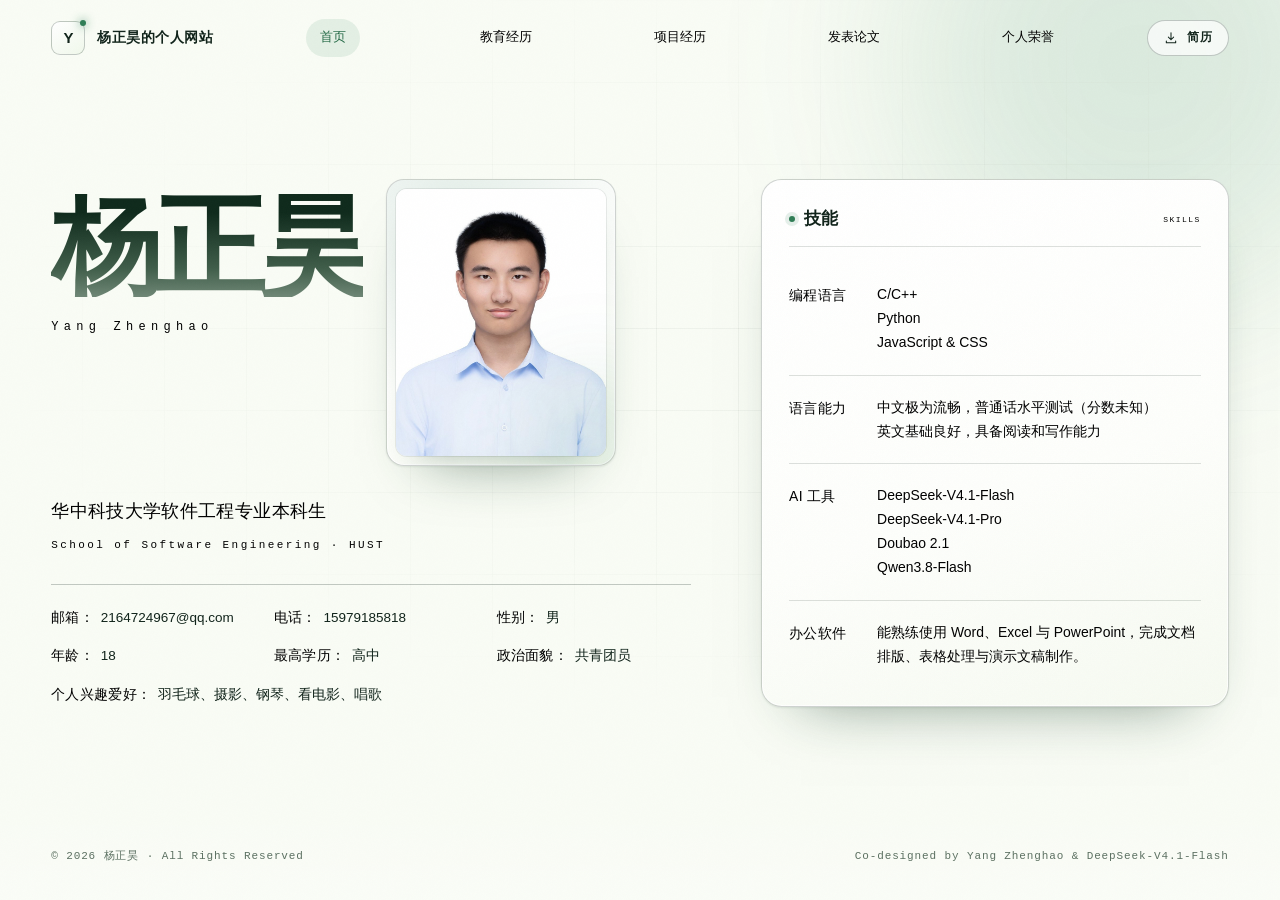
<file: index.html>
<!DOCTYPE html>
<html lang="zh-CN">
<head>
  <meta charset="UTF-8">
  <meta name="viewport" content="width=device-width, initial-scale=1.0">
  <meta name="theme-color" content="#f9fcf5">
  <meta name="color-scheme" content="light">
  <title>杨正昊个人网站</title>
  <meta name="author" content="杨正昊">
  <meta property="og:type" content="website">
  <meta property="og:title" content="杨正昊个人网站">
  <meta property="og:image" content="assets/og-cover.png">
  <meta property="og:locale" content="zh_CN">
  <meta name="twitter:card" content="summary_large_image">
  <link rel="icon" href="assets/favicon.svg" type="image/svg+xml">
  <link rel="apple-touch-icon" href="assets/apple-touch-icon.png">
  <link rel="manifest" href="site.webmanifest">
  <link rel="stylesheet" href="assets/css/style.css">
  <script type="application/ld+json">
    {
      "@context": "https://schema.org",
      "@type": "Person",
      "name": "杨正昊",
      "alternateName": "Yang Zhenghao",
      "email": "mailto:2164724967@qq.com",
      "telephone": "+86-15979185818",
      "affiliation": {
        "@type": "CollegeOrUniversity",
        "name": "华中科技大学"
      },
      "alumniOf": {
        "@type": "HighSchool",
        "name": "江西师范大学附属中学"
      },
      "knowsAbout": ["C", "C++", "算法", "软件工程"],
      "nationality": "CN"
    }
  </script>
  <script>document.documentElement.classList.add('js');</script>
</head>
<body>
  <a class="skip-link" href="#main">跳到主要内容</a>

  <header class="site-header" id="siteHeader">
    <div class="container header-inner">
      <a class="logo" href="index.html" aria-label="杨正昊的个人网站 · 返回首页">
        <span class="logo-mark" aria-hidden="true">Y</span>
        <span class="logo-text">
          <span class="logo-name">杨正昊的个人网站</span>
        </span>
      </a>

      <nav class="nav" aria-label="主导航">
        <a href="index.html" class="active" aria-current="page">首页</a>
        <a href="education.html">教育经历</a>
        <a href="work.html">项目经历</a>
        <a href="publications.html">发表论文</a>
        <a href="honors.html">个人荣誉</a>
      </nav>

      <div class="header-actions">
        <a class="btn btn--ghost btn--sm" href="assets/resume.pdf" download>
          <svg viewBox="0 0 24 24" fill="none" stroke="currentColor" stroke-width="1.8" aria-hidden="true"><path d="M12 3v12m0 0 4.5-4.5M12 15l-4.5-4.5M4 17v3h16v-3" stroke-linecap="round" stroke-linejoin="round"/></svg>
          简历
        </a>
        <button class="menu-toggle" id="menuToggle" aria-label="打开菜单" aria-expanded="false" aria-controls="mobileMenu">
          <span></span><span></span>
        </button>
      </div>
    </div>
  </header>

  <div class="mobile-menu" id="mobileMenu" aria-hidden="true">
    <nav class="mobile-nav" aria-label="移动端导航">
      <a href="index.html" class="active" aria-current="page"><span>01</span>首页</a>
      <a href="education.html"><span>02</span>教育经历</a>
      <a href="work.html"><span>03</span>项目经历</a>
      <a href="publications.html"><span>04</span>发表论文</a>
      <a href="honors.html"><span>05</span>个人荣誉</a>
    </nav>
    <a class="btn btn--primary mobile-download" href="assets/resume.pdf" download>
      <svg viewBox="0 0 24 24" fill="none" stroke="currentColor" stroke-width="1.8" aria-hidden="true"><path d="M12 3v12m0 0 4.5-4.5M12 15l-4.5-4.5M4 17v3h16v-3" stroke-linecap="round" stroke-linejoin="round"/></svg>
      下载简历
    </a>
  </div>

  <main id="main">
    <!-- HERO -->
    <section class="hero" id="top">
      <div class="hero-grid-bg" aria-hidden="true"></div>
      <div class="orb orb-1" aria-hidden="true"></div>

      <div class="container hero-grid">
        <div class="hero-copy">
          <div class="hero-identity">
            <div class="hero-identity-copy hero-anim" style="--d:.05s">
              <h1 class="hero-title">杨正昊</h1>
              <p class="hero-latin">Yang Zhenghao</p>
            </div>

            <div class="hero-portrait hero-anim" style="--d:.16s">
              <div class="profile-card">
                <figure class="profile-photo">
                  <img
                    src="assets/portrait.jpg"
                    alt="杨正昊的个人照片"
                    width="1200"
                    height="1007"
                  >
                </figure>
              </div>
            </div>
          </div>

          <div class="hero-degree hero-anim" style="--d:.24s">
            <p class="hero-degree-cn">华中科技大学软件工程专业本科生</p>
            <p class="hero-degree-en">School of Software Engineering · HUST</p>
          </div>

          <dl class="hero-meta hero-anim" style="--d:.32s" aria-label="基本信息">
            <div class="hero-meta-row">
              <div class="hero-meta-item">
                <dt>邮箱</dt>
                <dd><a href="mailto:2164724967@qq.com">2164724967@qq.com</a></dd>
              </div>
              <div class="hero-meta-item">
                <dt>电话</dt>
                <dd><a href="tel:15979185818">15979185818</a></dd>
              </div>
              <div class="hero-meta-item hero-meta-item--end">
                <dt>性别</dt>
                <dd>男</dd>
              </div>
            </div>

            <div class="hero-meta-row">
              <div class="hero-meta-item">
                <dt>年龄</dt>
                <dd>18</dd>
              </div>
              <div class="hero-meta-item">
                <dt>最高学历</dt>
                <dd>高中</dd>
              </div>
              <div class="hero-meta-item">
                <dt>政治面貌</dt>
                <dd>共青团员</dd>
              </div>
            </div>

            <div class="hero-meta-row">
              <div class="hero-meta-item hero-meta-item--wide">
                <dt>个人兴趣爱好</dt>
                <dd>羽毛球、摄影、钢琴、看电影、唱歌</dd>
              </div>
            </div>
          </dl>
        </div>

        <aside class="hero-skills hero-anim" style="--d:.3s" aria-labelledby="heroSkillsTitle">
          <div class="hero-skills-head">
            <h2 class="hero-skills-title" id="heroSkillsTitle">技能</h2>
            <span class="hero-skills-en" aria-hidden="true">Skills</span>
          </div>

          <dl class="hero-skills-list">
            <div class="hero-skill">
              <dt>编程语言</dt>
              <dd>
                <p class="hero-skill-desc">C/C++<br>Python<br>JavaScript &amp; CSS</p>
              </dd>
            </div>
            <div class="hero-skill">
              <dt>语言能力</dt>
              <dd>
                <p class="hero-skill-desc">中文极为流畅，普通话水平测试（分数未知）<br>英文基础良好，具备<span class="nowrap">阅读和写作能力</span></p>
              </dd>
            </div>
            <div class="hero-skill">
              <dt>AI 工具</dt>
              <dd>
                <p class="hero-skill-desc">DeepSeek-V4.1-Flash<br>DeepSeek-V4.1-Pro<br>Doubao 2.1<br>Qwen3.8-Flash</p>
              </dd>
            </div>
            <div class="hero-skill">
              <dt>办公软件</dt>
              <dd>
                <p class="hero-skill-desc">能熟练使用 Word、Excel 与 PowerPoint，完成文档排版、<span class="nowrap">表格处理</span>与<span class="nowrap">演示文稿</span>制作。</p>
              </dd>
            </div>
          </dl>
        </aside>
      </div>
    </section>
  </main>

  <footer class="site-footer">
    <div class="container footer-inner">
      <span>© <span id="year">2026</span> 杨正昊 · All Rights Reserved</span>
      <p class="footer-credit">Co-designed by Yang Zhenghao &amp; DeepSeek-V4.1-Flash</p>
    </div>
  </footer>

  <script src="assets/js/main.js"></script>
</body>
</html>
</file>
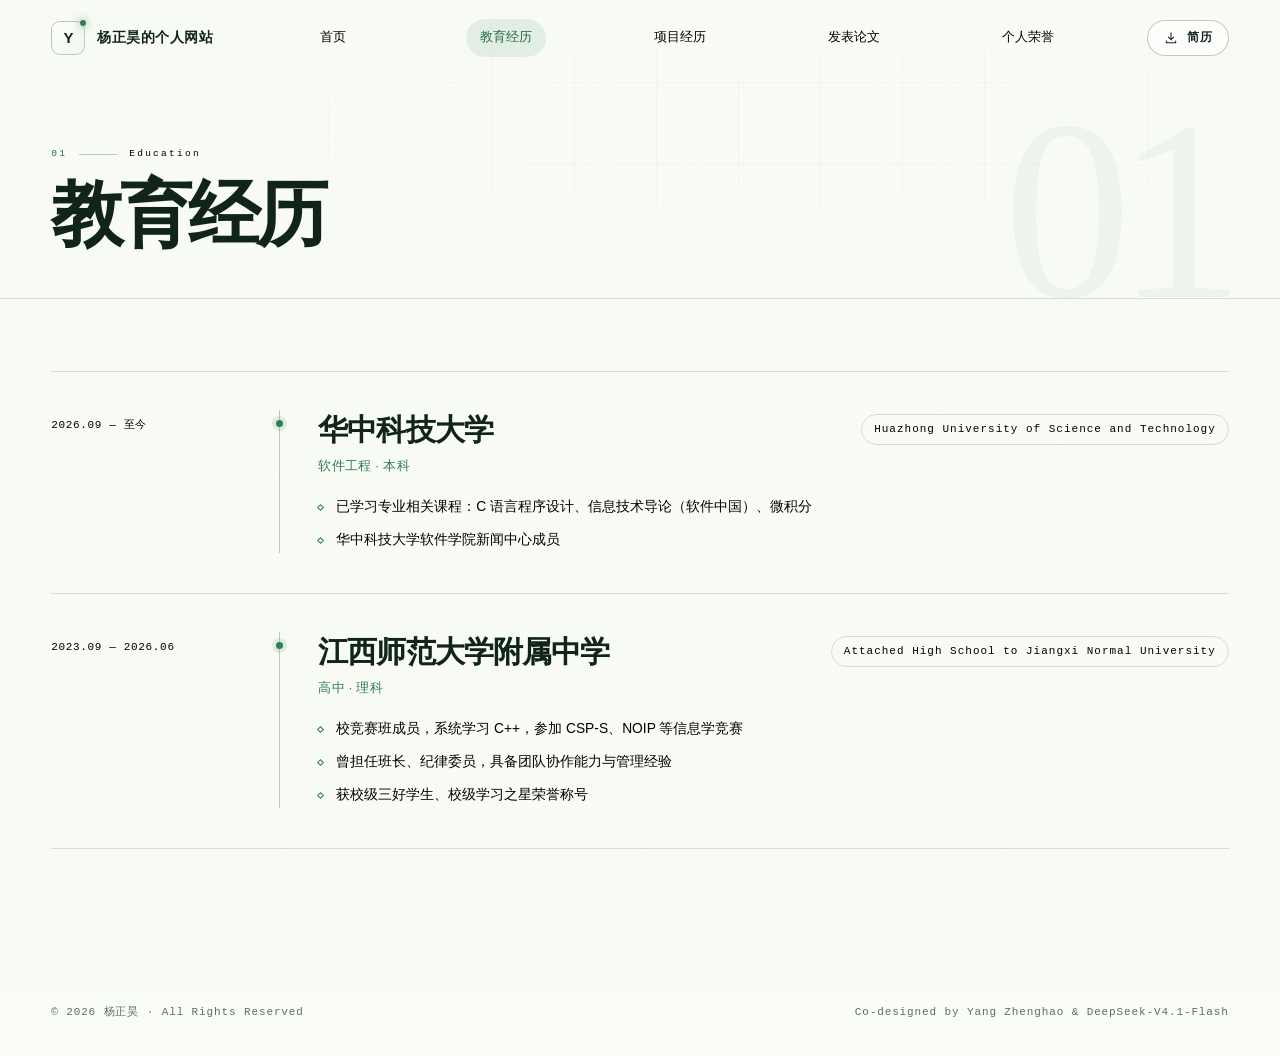
<file: education.html>
<!DOCTYPE html>
<html lang="zh-CN">
<head>
  <meta charset="UTF-8">
  <meta name="viewport" content="width=device-width, initial-scale=1.0">
  <meta name="theme-color" content="#f9fcf5">
  <meta name="color-scheme" content="light">
  <title>教育经历 | 杨正昊</title>
  <meta name="description" content="杨正昊的教育经历：华中科技大学软件工程专业本科，江西师范大学附属中学理科竞赛班。">
  <meta name="author" content="杨正昊">
  <meta property="og:type" content="article">
  <meta property="og:title" content="教育经历 | 杨正昊">
  <meta property="og:description" content="华中科技大学软件工程专业本科，江西师范大学附属中学理科竞赛班。">
  <meta property="og:image" content="assets/og-cover.png">
  <meta property="og:locale" content="zh_CN">
  <meta name="twitter:card" content="summary_large_image">
  <link rel="icon" href="assets/favicon.svg" type="image/svg+xml">
  <link rel="apple-touch-icon" href="assets/apple-touch-icon.png">
  <link rel="manifest" href="site.webmanifest">
  <link rel="stylesheet" href="assets/css/style.css">
  <script>document.documentElement.classList.add('js');</script>
</head>
<body>
  <a class="skip-link" href="#main">跳到主要内容</a>

  <header class="site-header" id="siteHeader">
    <div class="container header-inner">
      <a class="logo" href="index.html" aria-label="杨正昊的个人网站 · 返回首页">
        <span class="logo-mark" aria-hidden="true">Y</span>
        <span class="logo-text">
          <span class="logo-name">杨正昊的个人网站</span>
        </span>
      </a>

      <nav class="nav" aria-label="主导航">
        <a href="index.html">首页</a>
        <a href="education.html" class="active" aria-current="page">教育经历</a>
        <a href="work.html">项目经历</a>
        <a href="publications.html">发表论文</a>
        <a href="honors.html">个人荣誉</a>
      </nav>

      <div class="header-actions">
        <a class="btn btn--ghost btn--sm" href="assets/resume.pdf" download>
          <svg viewBox="0 0 24 24" fill="none" stroke="currentColor" stroke-width="1.8" aria-hidden="true"><path d="M12 3v12m0 0 4.5-4.5M12 15l-4.5-4.5M4 17v3h16v-3" stroke-linecap="round" stroke-linejoin="round"/></svg>
          简历
        </a>
        <button class="menu-toggle" id="menuToggle" aria-label="打开菜单" aria-expanded="false" aria-controls="mobileMenu">
          <span></span><span></span>
        </button>
      </div>
    </div>
  </header>

  <div class="mobile-menu" id="mobileMenu" aria-hidden="true">
    <nav class="mobile-nav" aria-label="移动端导航">
      <a href="index.html"><span>01</span>首页</a>
      <a href="education.html" class="active" aria-current="page"><span>02</span>教育经历</a>
      <a href="work.html"><span>03</span>项目经历</a>
      <a href="publications.html"><span>04</span>发表论文</a>
      <a href="honors.html"><span>05</span>个人荣誉</a>
    </nav>
    <a class="btn btn--primary mobile-download" href="assets/resume.pdf" download>
      <svg viewBox="0 0 24 24" fill="none" stroke="currentColor" stroke-width="1.8" aria-hidden="true"><path d="M12 3v12m0 0 4.5-4.5M12 15l-4.5-4.5M4 17v3h16v-3" stroke-linecap="round" stroke-linejoin="round"/></svg>
      下载简历
    </a>
  </div>

  <main id="main" class="page">
    <section class="page-hero">
      <div class="hero-grid-bg" aria-hidden="true"></div>
      <span class="page-watermark" aria-hidden="true">01</span>

      <div class="container page-hero-inner">
        <p class="sec-label"><span class="num">01</span><i aria-hidden="true"></i>Education</p>
        <h1 class="page-title">教育经历</h1>
      </div>
    </section>

    <section class="page-body">
      <div class="container">
        <div class="timeline">
          <article class="edu-item reveal">
            <div class="edu-date">
              2026.09 — 至今
            </div>
            <div class="edu-card">
              <div class="edu-top">
                <h2>华中科技大学</h2>
                <span class="edu-badge edu-badge--full">Huazhong University of Science and Technology</span>
              </div>
              <p class="edu-role">软件工程 · 本科</p>
              <ul class="bullet-list">
                <li>已学习专业相关课程：C 语言程序设计、<span class="nowrap">信息技术导论</span>（软件中国）、微积分</li>
                <li>华中科技大学软件学院新闻中心成员</li>
              </ul>
            </div>
          </article>

          <article class="edu-item reveal" style="--d:.08s">
            <div class="edu-date">2023.09 — 2026.06</div>
            <div class="edu-card">
              <div class="edu-top">
                <h2>江西师范大学附属中学</h2>
                <span class="edu-badge edu-badge--full">Attached High School to Jiangxi Normal University</span>
              </div>
              <p class="edu-role">高中 · 理科</p>
              <ul class="bullet-list">
                <li>校竞赛班成员，系统学习 C++，参加 <span class="nowrap">CSP-S</span>、<span class="nowrap">NOIP</span> 等信息学竞赛</li>
                <li>曾担任班长、纪律委员，具备团队协作能力与管理经验</li>
                <li>获校级三好学生、校级学习之星荣誉称号</li>
              </ul>
            </div>
          </article>
        </div>
      </div>
    </section>
  </main>

  <footer class="site-footer">
    <div class="container footer-inner">
      <span>© <span id="year">2026</span> 杨正昊 · All Rights Reserved</span>
      <p class="footer-credit">Co-designed by Yang Zhenghao &amp; DeepSeek-V4.1-Flash</p>
    </div>
  </footer>

  <script src="assets/js/main.js"></script>
</body>
</html>
</file>
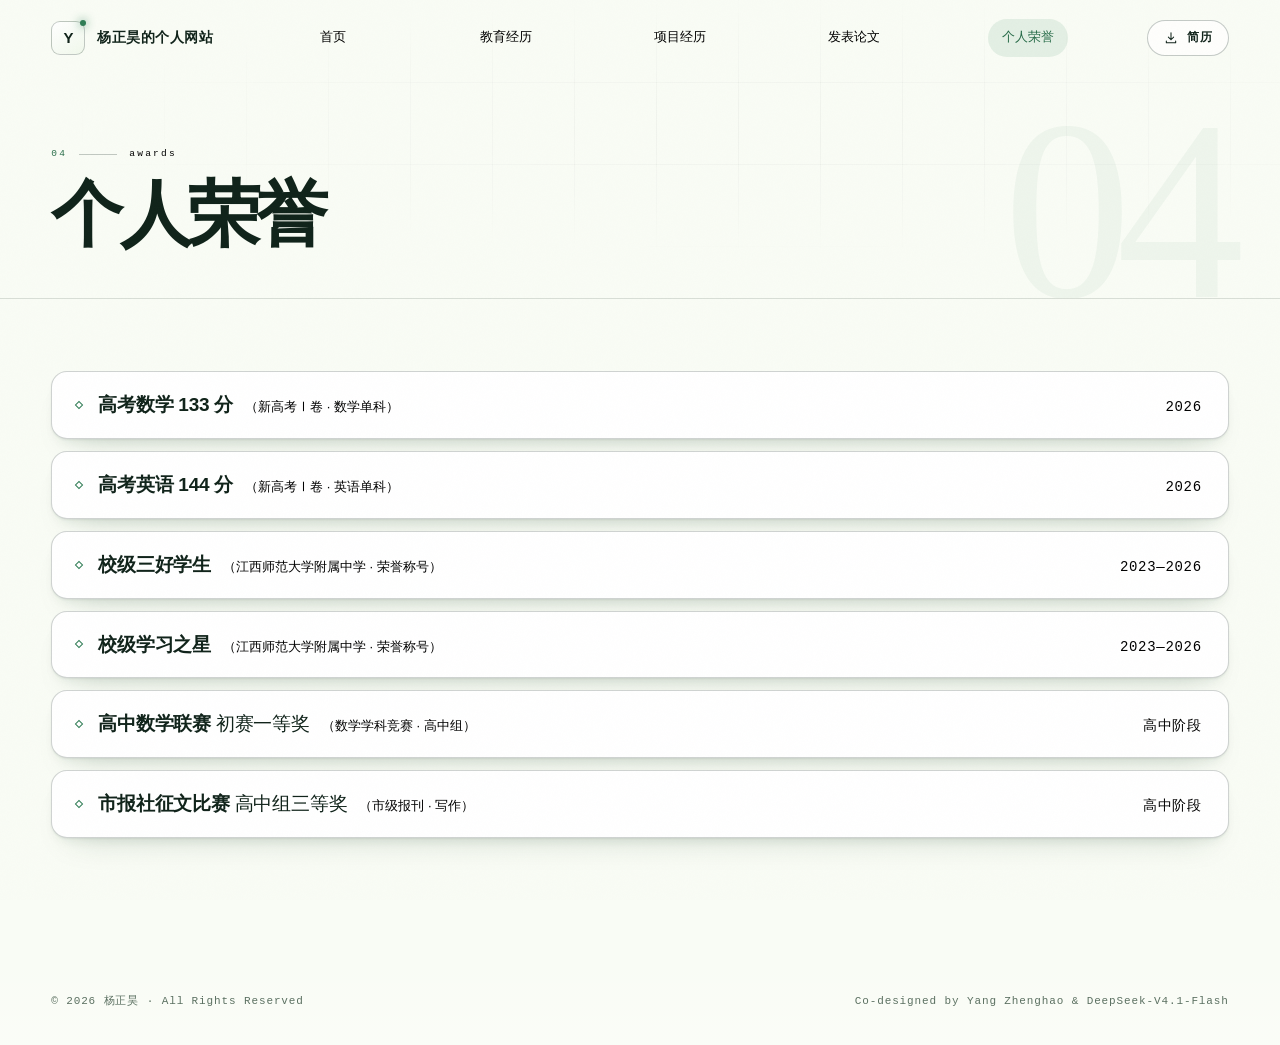
<file: honors.html>
<!DOCTYPE html>
<html lang="zh-CN">
<head>
  <meta charset="UTF-8">
  <meta name="viewport" content="width=device-width, initial-scale=1.0">
  <meta name="theme-color" content="#f9fcf5">
  <meta name="color-scheme" content="light">
  <title>个人荣誉 | 杨正昊</title>
  <meta name="description" content="杨正昊的个人荣誉：高中数学联赛初赛一等奖、高考数学 133 分、高考英语 144 分、征文比赛三等奖与校级荣誉称号。">
  <meta name="author" content="杨正昊">
  <meta property="og:type" content="article">
  <meta property="og:title" content="个人荣誉 | 杨正昊">
  <meta property="og:description" content="竞赛、考试与个人荣誉的记录。">
  <meta property="og:image" content="assets/og-cover.png">
  <meta property="og:locale" content="zh_CN">
  <meta name="twitter:card" content="summary_large_image">
  <link rel="icon" href="assets/favicon.svg" type="image/svg+xml">
  <link rel="apple-touch-icon" href="assets/apple-touch-icon.png">
  <link rel="manifest" href="site.webmanifest">
  <link rel="stylesheet" href="assets/css/style.css">
  <script>document.documentElement.classList.add('js');</script>
</head>
<body>
  <a class="skip-link" href="#main">跳到主要内容</a>

  <header class="site-header" id="siteHeader">
    <div class="container header-inner">
      <a class="logo" href="index.html" aria-label="杨正昊的个人网站 · 返回首页">
        <span class="logo-mark" aria-hidden="true">Y</span>
        <span class="logo-text">
          <span class="logo-name">杨正昊的个人网站</span>
        </span>
      </a>

      <nav class="nav" aria-label="主导航">
        <a href="index.html">首页</a>
        <a href="education.html">教育经历</a>
        <a href="work.html">项目经历</a>
        <a href="publications.html">发表论文</a>
        <a href="honors.html" class="active" aria-current="page">个人荣誉</a>
      </nav>

      <div class="header-actions">
        <a class="btn btn--ghost btn--sm" href="assets/resume.pdf" download>
          <svg viewBox="0 0 24 24" fill="none" stroke="currentColor" stroke-width="1.8" aria-hidden="true"><path d="M12 3v12m0 0 4.5-4.5M12 15l-4.5-4.5M4 17v3h16v-3" stroke-linecap="round" stroke-linejoin="round"/></svg>
          简历
        </a>
        <button class="menu-toggle" id="menuToggle" aria-label="打开菜单" aria-expanded="false" aria-controls="mobileMenu">
          <span></span><span></span>
        </button>
      </div>
    </div>
  </header>

  <div class="mobile-menu" id="mobileMenu" aria-hidden="true">
    <nav class="mobile-nav" aria-label="移动端导航">
      <a href="index.html"><span>01</span>首页</a>
      <a href="education.html"><span>02</span>教育经历</a>
      <a href="work.html"><span>03</span>项目经历</a>
      <a href="publications.html"><span>04</span>发表论文</a>
      <a href="honors.html" class="active" aria-current="page"><span>05</span>个人荣誉</a>
    </nav>
    <a class="btn btn--primary mobile-download" href="assets/resume.pdf" download>
      <svg viewBox="0 0 24 24" fill="none" stroke="currentColor" stroke-width="1.8" aria-hidden="true"><path d="M12 3v12m0 0 4.5-4.5M12 15l-4.5-4.5M4 17v3h16v-3" stroke-linecap="round" stroke-linejoin="round"/></svg>
      下载简历
    </a>
  </div>

  <main id="main" class="page">
    <section class="page-hero">
      <div class="hero-grid-bg" aria-hidden="true"></div>
      <span class="page-watermark" aria-hidden="true">04</span>

      <div class="container page-hero-inner">
        <p class="sec-label"><span class="num">04</span><i aria-hidden="true"></i>awards</p>
        <h1 class="page-title">个人荣誉</h1>
      </div>
    </section>

    <section class="page-body">
      <div class="container">
        <!-- 整组统一入场：进入页面时所有荣誉卡片同时出现，不逐张错峰 -->
        <ul class="honor-list reveal">
          <li class="honor-item">
            <p class="honor-line">
              <span class="honor-name">高考数学 133 分</span>
              <span class="honor-detail">（新高考Ⅰ卷 · 数学单科）</span>
              <span class="honor-date">2026</span>
            </p>
          </li>

          <li class="honor-item">
            <p class="honor-line">
              <span class="honor-name">高考英语 144 分</span>
              <span class="honor-detail">（新高考Ⅰ卷 · 英语单科）</span>
              <span class="honor-date">2026</span>
            </p>
          </li>

          <li class="honor-item">
            <p class="honor-line">
              <span class="honor-name">校级三好学生</span>
              <span class="honor-detail">（江西师范大学附属中学 · 荣誉称号）</span>
              <span class="honor-date">2023—2026</span>
            </p>
          </li>

          <li class="honor-item">
            <p class="honor-line">
              <span class="honor-name">校级学习之星</span>
              <span class="honor-detail">（江西师范大学附属中学 · 荣誉称号）</span>
              <span class="honor-date">2023—2026</span>
            </p>
          </li>

          <li class="honor-item">
            <p class="honor-line">
              <span class="honor-name">高中数学联赛 <span class="honor-sub">初赛一等奖</span></span>
              <span class="honor-detail">（数学学科竞赛 · 高中组）</span>
              <span class="honor-date">高中阶段</span>
            </p>
          </li>

          <li class="honor-item">
            <p class="honor-line">
              <span class="honor-name">市报社征文比赛 <span class="honor-sub">高中组三等奖</span></span>
              <span class="honor-detail">（市级报刊 · 写作）</span>
              <span class="honor-date">高中阶段</span>
            </p>
          </li>
        </ul>
      </div>
    </section>
  </main>

  <footer class="site-footer">
    <div class="container footer-inner">
      <span>© <span id="year">2026</span> 杨正昊 · All Rights Reserved</span>
      <p class="footer-credit">Co-designed by Yang Zhenghao &amp; DeepSeek-V4.1-Flash</p>
    </div>
  </footer>

  <script src="assets/js/main.js"></script>
</body>
</html>
</file>
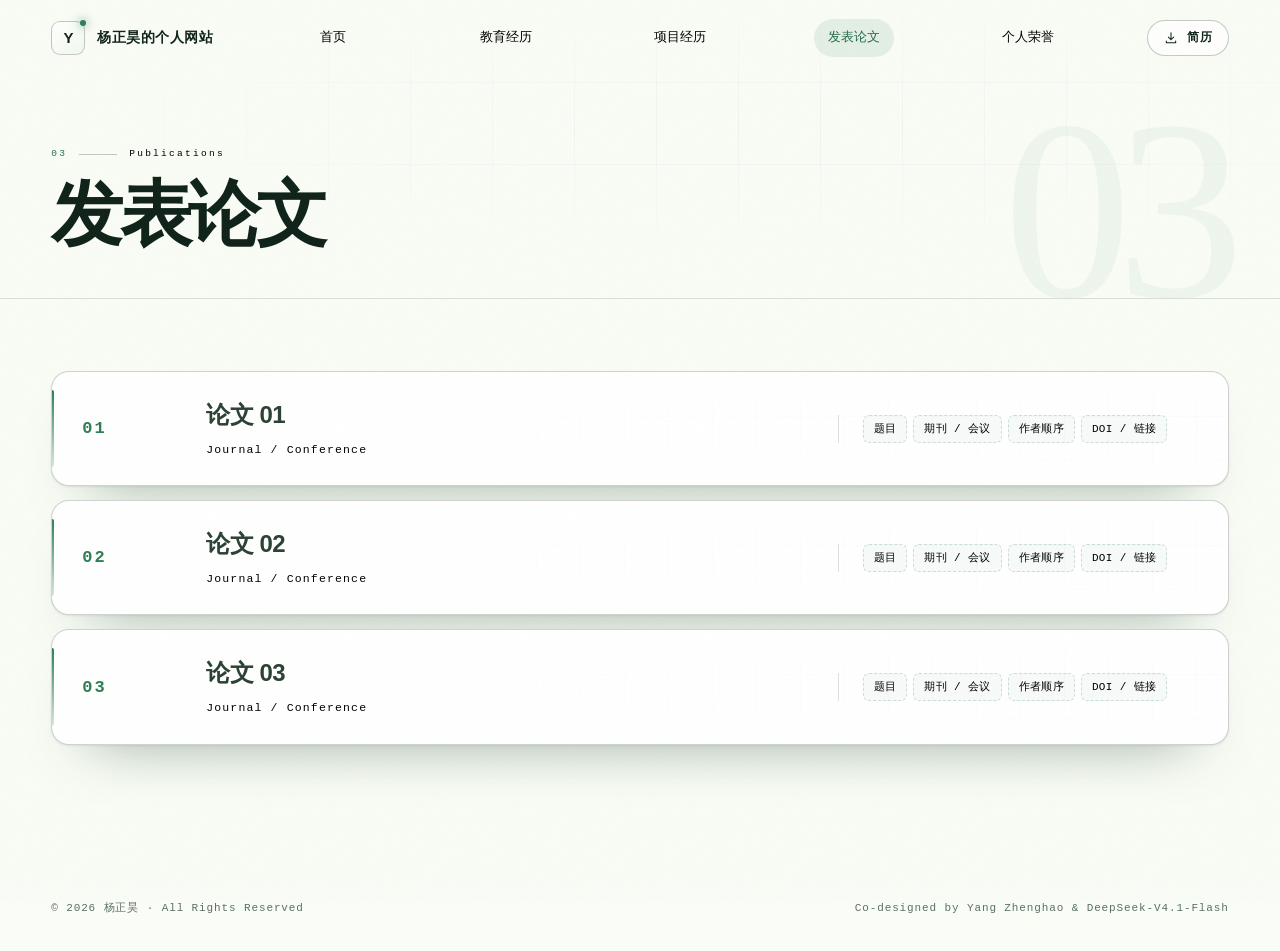
<file: publications.html>
<!DOCTYPE html>
<html lang="zh-CN">
<head>
  <meta charset="UTF-8">
  <meta name="viewport" content="width=device-width, initial-scale=1.0">
  <meta name="theme-color" content="#f9fcf5">
  <meta name="color-scheme" content="light">
  <title>发表论文 | 杨正昊</title>
  <meta name="description" content="杨正昊的论文与写作记录：论文题目、期刊或会议、作者顺序与 DOI 链接。">
  <meta name="author" content="杨正昊">
  <meta property="og:type" content="article">
  <meta property="og:title" content="发表论文 | 杨正昊">
  <meta property="og:description" content="杨正昊的论文与写作记录。">
  <meta property="og:image" content="assets/og-cover.png">
  <meta property="og:locale" content="zh_CN">
  <meta name="twitter:card" content="summary_large_image">
  <link rel="icon" href="assets/favicon.svg" type="image/svg+xml">
  <link rel="apple-touch-icon" href="assets/apple-touch-icon.png">
  <link rel="manifest" href="site.webmanifest">
  <link rel="stylesheet" href="assets/css/style.css">
  <script>document.documentElement.classList.add('js');</script>
</head>
<body>
  <a class="skip-link" href="#main">跳到主要内容</a>

  <header class="site-header" id="siteHeader">
    <div class="container header-inner">
      <a class="logo" href="index.html" aria-label="杨正昊的个人网站 · 返回首页">
        <span class="logo-mark" aria-hidden="true">Y</span>
        <span class="logo-text">
          <span class="logo-name">杨正昊的个人网站</span>
        </span>
      </a>

      <nav class="nav" aria-label="主导航">
        <a href="index.html">首页</a>
        <a href="education.html">教育经历</a>
        <a href="work.html">项目经历</a>
        <a href="publications.html" class="active" aria-current="page">发表论文</a>
        <a href="honors.html">个人荣誉</a>
      </nav>

      <div class="header-actions">
        <a class="btn btn--ghost btn--sm" href="assets/resume.pdf" download>
          <svg viewBox="0 0 24 24" fill="none" stroke="currentColor" stroke-width="1.8" aria-hidden="true"><path d="M12 3v12m0 0 4.5-4.5M12 15l-4.5-4.5M4 17v3h16v-3" stroke-linecap="round" stroke-linejoin="round"/></svg>
          简历
        </a>
        <button class="menu-toggle" id="menuToggle" aria-label="打开菜单" aria-expanded="false" aria-controls="mobileMenu">
          <span></span><span></span>
        </button>
      </div>
    </div>
  </header>

  <div class="mobile-menu" id="mobileMenu" aria-hidden="true">
    <nav class="mobile-nav" aria-label="移动端导航">
      <a href="index.html"><span>01</span>首页</a>
      <a href="education.html"><span>02</span>教育经历</a>
      <a href="work.html"><span>03</span>项目经历</a>
      <a href="publications.html" class="active" aria-current="page"><span>04</span>发表论文</a>
      <a href="honors.html"><span>05</span>个人荣誉</a>
    </nav>
    <a class="btn btn--primary mobile-download" href="assets/resume.pdf" download>
      <svg viewBox="0 0 24 24" fill="none" stroke="currentColor" stroke-width="1.8" aria-hidden="true"><path d="M12 3v12m0 0 4.5-4.5M12 15l-4.5-4.5M4 17v3h16v-3" stroke-linecap="round" stroke-linejoin="round"/></svg>
      下载简历
    </a>
  </div>

  <main id="main" class="page">
    <section class="page-hero">
      <div class="hero-grid-bg" aria-hidden="true"></div>
      <span class="page-watermark" aria-hidden="true">03</span>

      <div class="container page-hero-inner">
        <p class="sec-label"><span class="num">03</span><i aria-hidden="true"></i>Publications</p>
        <h1 class="page-title">发表论文</h1>
      </div>
    </section>

    <section class="page-body">
      <div class="container">
        <!-- ============================================================
             发表论文 · 一篇论文一张小卡片
             复制整段 <article class="pub-card"> 即可新增；编号、标题、
             场合与文案顺次修改，并调整 style="--d:..." 的入场延迟。
             有真实信息后，把占位的标题 / 场合 / 标签替换成论文题目、
             期刊或会议名、作者顺序与 DOI 链接即可。
             ============================================================ -->
        <div class="pub-list">
          <article class="pub-card reveal">
            <div class="pub-side">
              <span class="pub-index">01</span>
            </div>
            <div class="pub-main">
              <h2 class="pub-title">论文 01</h2>
              <p class="pub-venue">Journal / Conference</p>
            </div>
            <div class="pub-meta">
              <div class="pub-tags" aria-label="论文信息">
                <span>题目</span>
                <span>期刊 / 会议</span>
                <span>作者顺序</span>
                <span>DOI / 链接</span>
              </div>
            </div>
          </article>

          <article class="pub-card reveal" style="--d:.08s">
            <div class="pub-side">
              <span class="pub-index">02</span>
            </div>
            <div class="pub-main">
              <h2 class="pub-title">论文 02</h2>
              <p class="pub-venue">Journal / Conference</p>
            </div>
            <div class="pub-meta">
              <div class="pub-tags" aria-label="论文信息">
                <span>题目</span>
                <span>期刊 / 会议</span>
                <span>作者顺序</span>
                <span>DOI / 链接</span>
              </div>
            </div>
          </article>

          <article class="pub-card reveal" style="--d:.16s">
            <div class="pub-side">
              <span class="pub-index">03</span>
            </div>
            <div class="pub-main">
              <h2 class="pub-title">论文 03</h2>
              <p class="pub-venue">Journal / Conference</p>
            </div>
            <div class="pub-meta">
              <div class="pub-tags" aria-label="论文信息">
                <span>题目</span>
                <span>期刊 / 会议</span>
                <span>作者顺序</span>
                <span>DOI / 链接</span>
              </div>
            </div>
          </article>
        </div>
      </div>
    </section>
  </main>

  <footer class="site-footer">
    <div class="container footer-inner">
      <span>© <span id="year">2026</span> 杨正昊 · All Rights Reserved</span>
      <p class="footer-credit">Co-designed by Yang Zhenghao &amp; DeepSeek-V4.1-Flash</p>
    </div>
  </footer>

  <script src="assets/js/main.js"></script>
</body>
</html>
</file>
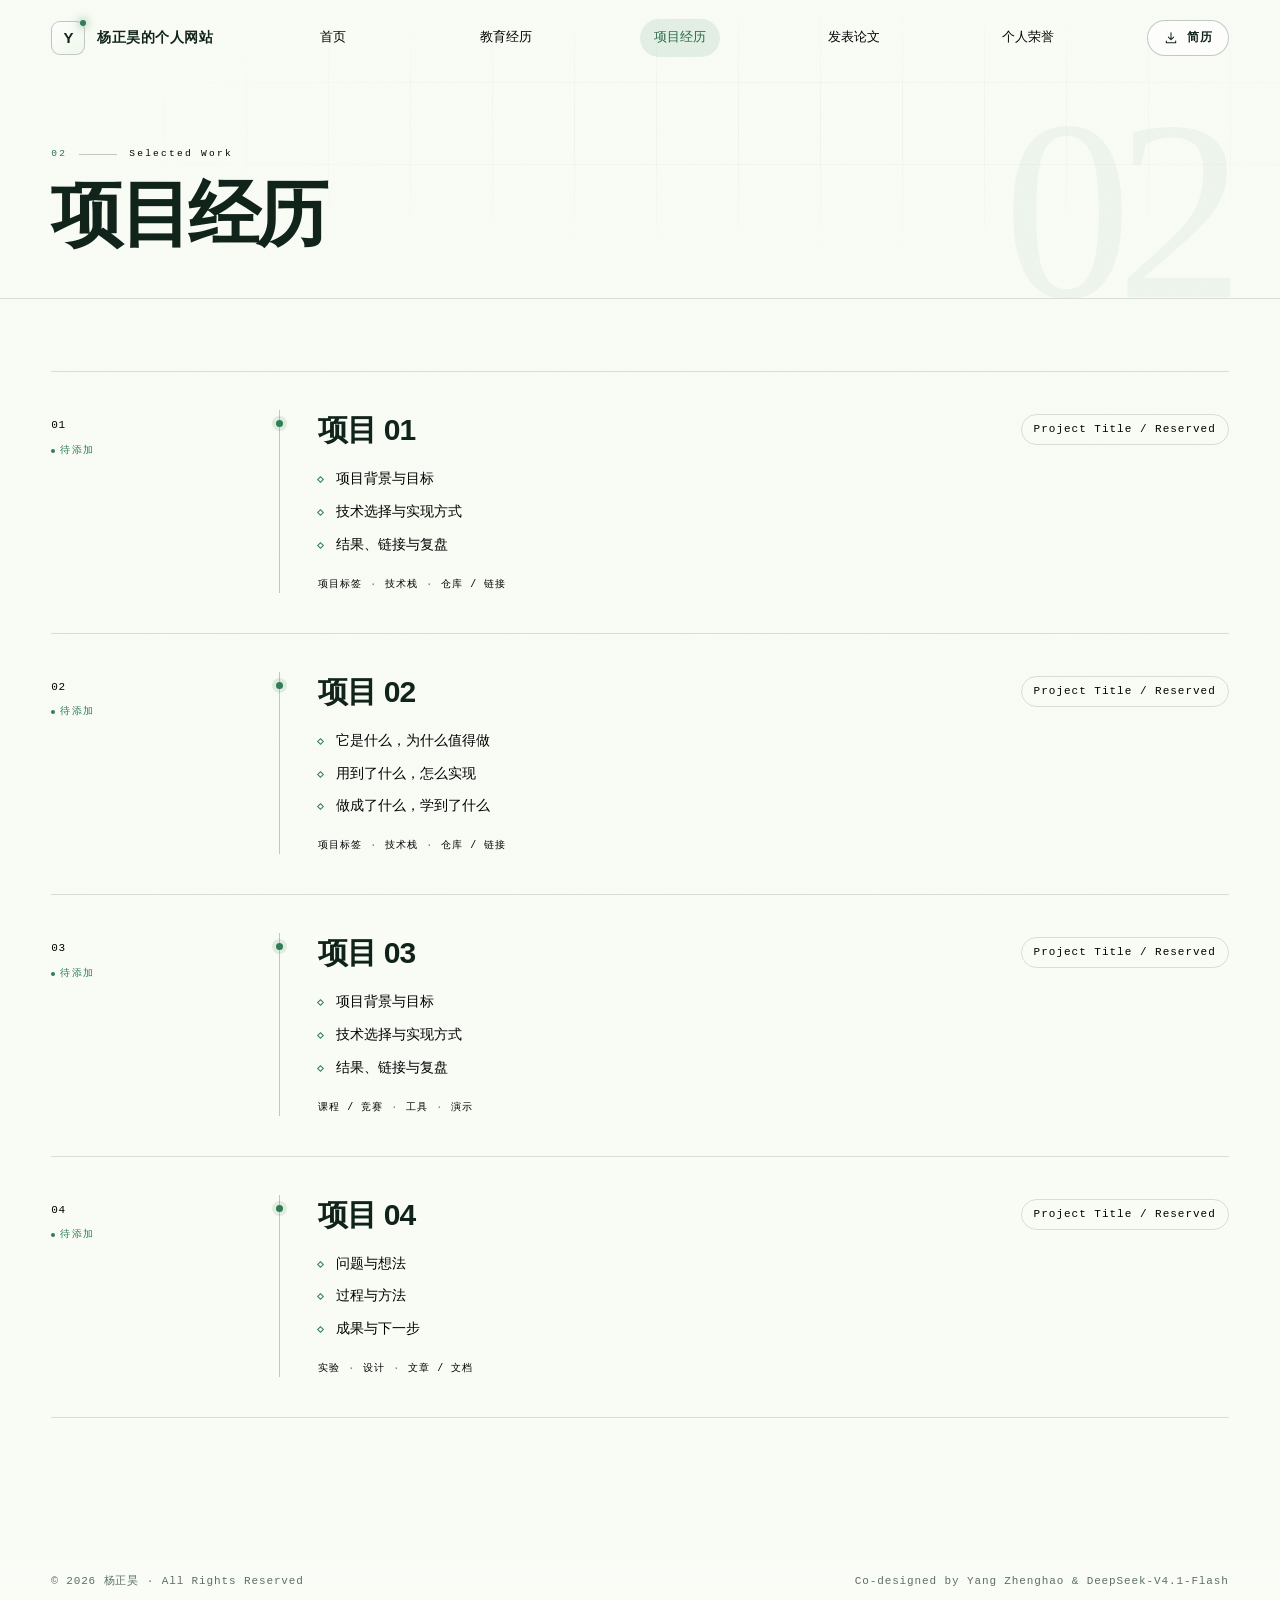
<file: work.html>
<!DOCTYPE html>
<html lang="zh-CN">
<head>
  <meta charset="UTF-8">
  <meta name="viewport" content="width=device-width, initial-scale=1.0">
  <meta name="theme-color" content="#f9fcf5">
  <meta name="color-scheme" content="light">
  <title>项目经历 | 杨正昊</title>
  <meta name="description" content="杨正昊的项目经历：课程设计、竞赛作品与个人工具。">
  <meta name="author" content="杨正昊">
  <meta property="og:type" content="article">
  <meta property="og:title" content="项目经历 | 杨正昊">
  <meta property="og:description" content="杨正昊的项目经历：课程设计、竞赛作品与个人工具。">
  <meta property="og:image" content="assets/og-cover.png">
  <meta property="og:locale" content="zh_CN">
  <meta name="twitter:card" content="summary_large_image">
  <link rel="icon" href="assets/favicon.svg" type="image/svg+xml">
  <link rel="apple-touch-icon" href="assets/apple-touch-icon.png">
  <link rel="manifest" href="site.webmanifest">
  <link rel="stylesheet" href="assets/css/style.css">
  <script>document.documentElement.classList.add('js');</script>
</head>
<body>
  <a class="skip-link" href="#main">跳到主要内容</a>

  <header class="site-header" id="siteHeader">
    <div class="container header-inner">
      <a class="logo" href="index.html" aria-label="杨正昊的个人网站 · 返回首页">
        <span class="logo-mark" aria-hidden="true">Y</span>
        <span class="logo-text">
          <span class="logo-name">杨正昊的个人网站</span>
        </span>
      </a>

      <nav class="nav" aria-label="主导航">
        <a href="index.html">首页</a>
        <a href="education.html">教育经历</a>
        <a href="work.html" class="active" aria-current="page">项目经历</a>
        <a href="publications.html">发表论文</a>
        <a href="honors.html">个人荣誉</a>
      </nav>

      <div class="header-actions">
        <a class="btn btn--ghost btn--sm" href="assets/resume.pdf" download>
          <svg viewBox="0 0 24 24" fill="none" stroke="currentColor" stroke-width="1.8" aria-hidden="true"><path d="M12 3v12m0 0 4.5-4.5M12 15l-4.5-4.5M4 17v3h16v-3" stroke-linecap="round" stroke-linejoin="round"/></svg>
          简历
        </a>
        <button class="menu-toggle" id="menuToggle" aria-label="打开菜单" aria-expanded="false" aria-controls="mobileMenu">
          <span></span><span></span>
        </button>
      </div>
    </div>
  </header>

  <div class="mobile-menu" id="mobileMenu" aria-hidden="true">
    <nav class="mobile-nav" aria-label="移动端导航">
      <a href="index.html"><span>01</span>首页</a>
      <a href="education.html"><span>02</span>教育经历</a>
      <a href="work.html" class="active" aria-current="page"><span>03</span>项目经历</a>
      <a href="publications.html"><span>04</span>发表论文</a>
      <a href="honors.html"><span>05</span>个人荣誉</a>
    </nav>
    <a class="btn btn--primary mobile-download" href="assets/resume.pdf" download>
      <svg viewBox="0 0 24 24" fill="none" stroke="currentColor" stroke-width="1.8" aria-hidden="true"><path d="M12 3v12m0 0 4.5-4.5M12 15l-4.5-4.5M4 17v3h16v-3" stroke-linecap="round" stroke-linejoin="round"/></svg>
      下载简历
    </a>
  </div>

  <main id="main" class="page">
    <section class="page-hero">
      <div class="hero-grid-bg" aria-hidden="true"></div>
      <span class="page-watermark" aria-hidden="true">02</span>

      <div class="container page-hero-inner">
        <p class="sec-label"><span class="num">02</span><i aria-hidden="true"></i>Selected Work</p>
        <h1 class="page-title">项目经历</h1>
      </div>
    </section>

    <section class="page-body">
      <div class="container">
        <div class="timeline">
          <!-- 每个项目是一条 <article class="work-item">，版式与教育经历一致：
               左列 work-num / work-state，右侧 work-top + bullet-list + work-tags。
               复制整段即可继续添加，顺次修改编号与 --d 入场延迟。 -->
          <article class="work-item reveal">
            <div class="work-date">
              <span class="work-num">01</span>
              <span class="work-state">待添加</span>
            </div>

            <div class="work-body">
              <div class="work-top">
                <h2>项目 01</h2>
                <span class="work-badge">Project Title / Reserved</span>
              </div>
              <ul class="bullet-list">
                <li>项目背景与目标</li>
                <li>技术选择与实现方式</li>
                <li>结果、链接与复盘</li>
              </ul>
              <p class="work-tags" aria-label="待填写的项目标签">
                <span>项目标签</span>
                <span>技术栈</span>
                <span>仓库 / 链接</span>
              </p>
            </div>
          </article>

          <article class="work-item reveal" style="--d:.06s">
            <div class="work-date">
              <span class="work-num">02</span>
              <span class="work-state">待添加</span>
            </div>

            <div class="work-body">
              <div class="work-top">
                <h2>项目 02</h2>
                <span class="work-badge">Project Title / Reserved</span>
              </div>
              <ul class="bullet-list">
                <li>它是什么，为什么值得做</li>
                <li>用到了什么，怎么实现</li>
                <li>做成了什么，学到了什么</li>
              </ul>
              <p class="work-tags" aria-label="待填写的项目标签">
                <span>项目标签</span>
                <span>技术栈</span>
                <span>仓库 / 链接</span>
              </p>
            </div>
          </article>

          <article class="work-item reveal" style="--d:.12s">
            <div class="work-date">
              <span class="work-num">03</span>
              <span class="work-state">待添加</span>
            </div>

            <div class="work-body">
              <div class="work-top">
                <h2>项目 03</h2>
                <span class="work-badge">Project Title / Reserved</span>
              </div>
              <ul class="bullet-list">
                <li>项目背景与目标</li>
                <li>技术选择与实现方式</li>
                <li>结果、链接与复盘</li>
              </ul>
              <p class="work-tags" aria-label="待填写的项目标签">
                <span>课程 / 竞赛</span>
                <span>工具</span>
                <span>演示</span>
              </p>
            </div>
          </article>

          <article class="work-item reveal" style="--d:.18s">
            <div class="work-date">
              <span class="work-num">04</span>
              <span class="work-state">待添加</span>
            </div>

            <div class="work-body">
              <div class="work-top">
                <h2>项目 04</h2>
                <span class="work-badge">Project Title / Reserved</span>
              </div>
              <ul class="bullet-list">
                <li>问题与想法</li>
                <li>过程与方法</li>
                <li>成果与下一步</li>
              </ul>
              <p class="work-tags" aria-label="待填写的项目标签">
                <span>实验</span>
                <span>设计</span>
                <span>文章 / 文档</span>
              </p>
            </div>
          </article>
        </div>
      </div>
    </section>
  </main>

  <footer class="site-footer">
    <div class="container footer-inner">
      <span>© <span id="year">2026</span> 杨正昊 · All Rights Reserved</span>
      <p class="footer-credit">Co-designed by Yang Zhenghao &amp; DeepSeek-V4.1-Flash</p>
    </div>
  </footer>

  <script src="assets/js/main.js"></script>
</body>
</html>
</file>
<file: assets/css/style.css>
/* ==========================================================================
   杨正昊 · Personal Portfolio
   Design tokens → base → layout → sections → responsive → motion
   ========================================================================== */

:root {
  /* 纸面分层：整体近白底带一点点绿，卡片为纯白纸面；
     卡片边界由细描边与柔和落影表现。 */
  --ink: #f9fcf5;
  --ink-2: #f3f9ee;
  --paper: #ffffff;
  --paper-soft: #f8fbf3;
  --surface: #ffffff;
  --surface-2: #f3f8ee;
  --text: #10231a;
  /* 次要文字（说明、标签、日期、页脚等小字）统一纯黑；绿色强调色仍用 --accent */
  --muted: #000000;
  --dim: #000000;
  --accent: #2f7d55;
  --accent-2: #256a47;
  /* 直接压在淡绿底色上的小号强调文字，加深一点以保证可读性 */
  --accent-ink: #2a6f4b;
  --accent-soft: rgba(47, 125, 85, 0.1);
  --line: rgba(16, 35, 26, 0.14);
  --line-strong: rgba(16, 35, 26, 0.24);
  /* 卡片统一描边与投影：白纸浮在桌面上的纸边与落影 */
  --paper-border: rgba(16, 35, 26, 0.2);
  --paper-shadow: 0 1px 2px rgba(22, 61, 38, 0.09),
    0 30px 60px -40px rgba(22, 61, 38, 0.6);

  --font-sans: "Segoe UI Variable Display", "Segoe UI", "PingFang SC",
    "Microsoft YaHei UI", "Microsoft YaHei", "Noto Sans SC", "Helvetica Neue",
    Arial, sans-serif;
  --font-serif: "Georgia", "Times New Roman", "Songti SC", "STSong", "SimSun",
    serif;
  --font-mono: "Cascadia Code", "SFMono-Regular", "Consolas", "Liberation Mono",
    monospace;

  --gutter: clamp(20px, 4vw, 64px);
  --header-h: 76px;
  --ease: cubic-bezier(0.22, 0.75, 0.2, 1);
}

*,
*::before,
*::after {
  box-sizing: border-box;
}

html {
  scroll-behavior: smooth;
  scroll-padding-top: calc(var(--header-h) + 20px);
  -webkit-text-size-adjust: 100%;
}

body {
  margin: 0;
  background: var(--ink);
  color: var(--text);
  font-family: var(--font-sans);
  font-size: 16px;
  line-height: 1.7;
  word-break: auto-phrase;
  overflow-x: hidden;
  -webkit-font-smoothing: antialiased;
  -moz-osx-font-smoothing: grayscale;
  text-rendering: optimizeLegibility;
}

body::after {
  content: "";
  position: fixed;
  inset: 0;
  z-index: 9990;
  pointer-events: none;
  opacity: 0.02;
  background-image: url("data:image/svg+xml,%3Csvg xmlns='http://www.w3.org/2000/svg' width='180' height='180'%3E%3Cfilter id='n'%3E%3CfeTurbulence type='fractalNoise' baseFrequency='0.8' numOctaves='3' stitchTiles='stitch'/%3E%3C/filter%3E%3Crect width='100%25' height='100%25' filter='url(%23n)'/%3E%3C/svg%3E");
}

body.no-scroll {
  overflow: hidden;
}

::selection {
  background: var(--accent);
  color: #ffffff;
}

h1,
h2,
h3,
h4,
p,
figure,
blockquote {
  margin: 0;
}

ul,
ol {
  margin: 0;
  padding: 0;
  list-style: none;
}

a {
  color: inherit;
  text-decoration: none;
}

button {
  font: inherit;
  color: inherit;
  background: none;
  border: 0;
  cursor: pointer;
}

svg {
  display: block;
}

:focus-visible {
  outline: 2px solid var(--accent);
  outline-offset: 3px;
  border-radius: 6px;
}

.container {
  width: min(1240px, calc(100% - var(--gutter) * 2));
  margin-inline: auto;
}

.skip-link {
  position: fixed;
  top: -100px;
  left: 20px;
  z-index: 9999;
  padding: 12px 18px;
  background: var(--text);
  color: var(--ink);
  border-radius: 8px;
  font-size: 13px;
  transition: top 0.25s var(--ease);
}

.skip-link:focus {
  top: 16px;
}

.nowrap {
  white-space: nowrap;
}

/* ---------- buttons ---------- */

.btn {
  display: inline-flex;
  align-items: center;
  justify-content: center;
  gap: 9px;
  height: 46px;
  padding: 0 25px;
  border: 1px solid transparent;
  border-radius: 999px;
  font-size: 13px;
  font-weight: 600;
  letter-spacing: 0.02em;
  white-space: nowrap;
  transition: transform 0.3s var(--ease), background 0.3s var(--ease),
    color 0.3s var(--ease), border-color 0.3s var(--ease),
    box-shadow 0.3s var(--ease);
}

.btn svg {
  width: 14px;
  height: 14px;
  flex: none;
}

.btn--primary {
  background: var(--accent);
  color: #ffffff;
  box-shadow: 0 14px 30px -16px rgba(47, 125, 85, 0.55);
}

.btn--primary:hover {
  background: var(--accent-2);
  transform: translateY(-2px);
  box-shadow: 0 18px 38px -16px rgba(47, 125, 85, 0.45);
}

.btn--ghost {
  border-color: var(--line-strong);
  background: rgba(16, 35, 26, 0.02);
  color: var(--text);
}

.btn--ghost:hover {
  border-color: rgba(47, 125, 85, 0.55);
  color: var(--accent);
  background: var(--accent-soft);
  transform: translateY(-2px);
}

.btn--sm {
  height: 36px;
  padding: 0 16px;
  font-size: 11.5px;
}

/* ---------- header ---------- */

.site-header {
  position: fixed;
  top: 0;
  left: 0;
  right: 0;
  z-index: 100;
  border-bottom: 1px solid transparent;
  transition: background 0.4s var(--ease), border-color 0.4s var(--ease),
    backdrop-filter 0.4s var(--ease);
}

.site-header.scrolled {
  background: rgba(255, 255, 255, 0.9);
  border-bottom-color: var(--line);
  backdrop-filter: blur(18px) saturate(140%);
  -webkit-backdrop-filter: blur(18px) saturate(140%);
}

.header-inner {
  display: grid;
  grid-template-columns: auto minmax(0, 1fr) auto;
  align-items: center;
  gap: 32px;
  height: var(--header-h);
}

.logo {
  display: inline-flex;
  align-items: center;
  gap: 12px;
  flex: none;
  justify-self: start;
}

.logo-mark {
  position: relative;
  display: grid;
  place-items: center;
  width: 34px;
  height: 34px;
  border: 1px solid var(--line-strong);
  border-radius: 9px;
  font-size: 15px;
  font-weight: 800;
  letter-spacing: -0.04em;
  background: linear-gradient(145deg, rgba(16, 35, 26, 0.08), transparent);
}

.logo-mark::after {
  content: "";
  position: absolute;
  top: -2px;
  right: -2px;
  width: 6px;
  height: 6px;
  border-radius: 50%;
  background: var(--accent);
  box-shadow: 0 0 10px rgba(47, 125, 85, 0.9);
}

.logo-text {
  display: flex;
  flex-direction: column;
  gap: 1px;
  line-height: 1.15;
}

.logo-name {
  font-size: 13.5px;
  font-weight: 600;
  letter-spacing: 0.04em;
  white-space: nowrap;
}

/* 无边框导航：五个入口在顶栏里等分均布 */
.nav {
  display: grid;
  grid-template-columns: repeat(5, minmax(0, 1fr));
  align-items: center;
  width: 100%;
}

.nav a {
  justify-self: center;
  padding: 8px 14px;
  border: 0;
  border-radius: 999px;
  background: transparent;
  font-size: 12.5px;
  color: var(--muted);
  text-align: center;
  white-space: nowrap;
  transition: color 0.25s var(--ease), background 0.25s var(--ease);
}

.nav a:hover {
  color: var(--accent-2);
  background: var(--accent-soft);
}

.nav a.active {
  color: var(--accent-2);
  background: var(--accent-soft);
}

.header-actions {
  display: flex;
  align-items: center;
  gap: 10px;
  flex: none;
  justify-self: end;
}

.menu-toggle {
  display: none;
  position: relative;
  width: 38px;
  height: 38px;
  border: 1px solid var(--line-strong);
  border-radius: 50%;
  align-items: center;
  justify-content: center;
  flex-direction: column;
  gap: 5px;
}

.menu-toggle span {
  display: block;
  width: 15px;
  height: 1.5px;
  background: var(--text);
  border-radius: 2px;
  transition: transform 0.35s var(--ease), opacity 0.3s var(--ease);
}

.menu-toggle[aria-expanded="true"] span:first-child {
  transform: translateY(3.25px) rotate(45deg);
}

.menu-toggle[aria-expanded="true"] span:last-child {
  transform: translateY(-3.25px) rotate(-45deg);
}

/* ---------- mobile menu ---------- */

.mobile-menu {
  position: fixed;
  inset: 0;
  z-index: 90;
  display: flex;
  flex-direction: column;
  justify-content: center;
  padding: calc(var(--header-h) + 32px) var(--gutter) 40px;
  background: var(--ink);
  visibility: hidden;
  opacity: 0;
  transform: translateY(-12px);
  transition: opacity 0.4s var(--ease), transform 0.4s var(--ease),
    visibility 0.4s;
}

.mobile-menu.open {
  visibility: visible;
  opacity: 1;
  transform: none;
}

.mobile-nav {
  display: flex;
  flex-direction: column;
  gap: 2px;
}

.mobile-nav a {
  display: flex;
  align-items: baseline;
  gap: 18px;
  padding: 12px 0;
  border-bottom: 1px solid var(--line);
  font-size: clamp(30px, 8.5vw, 44px);
  font-weight: 600;
  letter-spacing: -0.03em;
  line-height: 1.25;
}

.mobile-nav a span {
  font-family: var(--font-mono);
  font-size: 10px;
  letter-spacing: 0.1em;
  color: var(--accent);
  font-weight: 400;
}

/* 菜单底部的简历下载入口，替代窄屏隐藏的顶栏按钮 */
.mobile-download {
  align-self: stretch;
  width: 100%;
  height: 56px;
  margin-top: clamp(24px, 4.5vh, 36px);
  font-size: 14px;
  letter-spacing: 0.04em;
}

.mobile-download svg {
  width: 16px;
  height: 16px;
}

/* 矮屏（如手机横屏）从顶部排列并允许滚动，保证下载入口可达 */
@media (max-height: 560px) {
  .mobile-menu {
    justify-content: flex-start;
    overflow-y: auto;
  }
}

/* ==========================================================================
   HERO
   ========================================================================== */

.hero {
  position: relative;
  min-height: 100svh;
  display: flex;
  flex-direction: column;
  justify-content: center;
  padding: calc(var(--header-h) + clamp(40px, 7vh, 80px)) 0 72px;
  overflow: hidden;
  isolation: isolate;
}

.hero-grid-bg {
  position: absolute;
  inset: 0;
  z-index: -3;
  background-image: linear-gradient(to right, rgba(16, 35, 26, 0.045) 1px, transparent 1px),
    linear-gradient(to bottom, rgba(16, 35, 26, 0.045) 1px, transparent 1px);
  background-size: 82px 82px;
  -webkit-mask-image: radial-gradient(ellipse 85% 65% at 60% 42%, #000 10%, transparent 72%);
  mask-image: radial-gradient(ellipse 85% 65% at 60% 42%, #000 10%, transparent 72%);
}

.orb {
  position: absolute;
  z-index: -1;
  border-radius: 50%;
  filter: blur(90px);
  pointer-events: none;
}

.orb-1 {
  width: 480px;
  height: 480px;
  top: -180px;
  right: -100px;
  background: rgba(47, 125, 85, 0.14);
}

.hero-grid {
  display: grid;
  grid-template-columns: minmax(0, 1.16fr) minmax(0, 0.84fr);
  align-items: start;
  column-gap: clamp(36px, 5vw, 72px);
  position: relative;
  z-index: 2;
}

/* 名字 + 照片 + 基本信息作为一整列，在页面里垂直居中 */
.hero-copy {
  align-self: center;
}

.hero-title {
  margin-top: 0;
  font-size: clamp(56px, 8.6vw, 126px);
  font-weight: 800;
  line-height: 0.94;
  letter-spacing: -0.055em;
  background: linear-gradient(180deg, #0f2a1c 18%, #3f5d49 72%, #6f8776 100%);
  -webkit-background-clip: text;
  background-clip: text;
  color: transparent;
  white-space: nowrap;
}

.hero-title .title-dot {
  color: var(--accent);
  -webkit-text-fill-color: var(--accent);
  margin-left: 4px;
}

/* ---------- name + portrait lockup ---------- */

.hero-identity {
  display: flex;
  align-items: center;
  gap: clamp(16px, 2.4vw, 34px);
}

.hero-identity-copy {
  flex: none;
}

.hero-portrait {
  flex: 0 1 198px;
  width: 198px;
  min-width: 96px;
  perspective: 1100px;
}

.hero-latin {
  margin-top: 22px;
  font-family: var(--font-mono);
  font-size: 12px;
  letter-spacing: 0.44em;
  color: var(--dim);
}

.hero-degree {
  margin-top: 26px;
}

.hero-degree-cn {
  font-size: 18px;
  line-height: 1.8;
  letter-spacing: 0.02em;
  color: var(--muted);
}

.hero-degree-en {
  margin-top: 9px;
  font-family: var(--font-mono);
  font-size: 11px;
  letter-spacing: 0.22em;
  color: var(--dim);
}

/* ---------- hero basic info ---------- */

.hero-meta {
  display: flex;
  flex-direction: column;
  gap: 9px;
  max-width: 640px;
  margin: 24px 0 0;
  padding-top: 18px;
  border-top: 1px solid var(--line-strong);
}

.hero-meta-row {
  display: grid;
  grid-template-columns: repeat(3, minmax(0, 1fr));
  gap: 6px clamp(16px, 2.4vw, 28px);
}

.hero-meta-item {
  display: flex;
  align-items: baseline;
  gap: 7px;
  min-width: 0;
}

.hero-meta-item--end {
  grid-column: 3;
}

.hero-meta-item--wide {
  grid-column: 1 / -1;
}

.hero-meta dt {
  flex: none;
  font-size: 12.5px;
  letter-spacing: 0.02em;
  color: var(--dim);
}

.hero-meta dt::after {
  content: "：";
  letter-spacing: 0;
}

.hero-meta dd {
  min-width: 0;
  margin: 0;
  font-size: 12.5px;
  line-height: 1.7;
  color: var(--text);
  overflow-wrap: anywhere;
}

.hero-meta a {
  border-bottom: 1px solid transparent;
  white-space: nowrap;
  transition: color 0.25s var(--ease), border-color 0.25s var(--ease);
}

.hero-meta a:hover {
  color: var(--accent);
  border-bottom-color: currentColor;
}

/* ---------- profile card ---------- */

.profile-card {
  position: relative;
  display: flex;
  flex-direction: column;
  width: 100%;
  aspect-ratio: 4 / 5;
  padding: 9px;
  border: 1px solid var(--paper-border);
  border-radius: 18px;
  background: linear-gradient(155deg, #ffffff 0%, #fdfefb 62%, #f5faf0 100%);
  box-shadow: var(--paper-shadow),
    0 0 0 1px rgba(255, 255, 255, 0.9) inset,
    0 1px 0 rgba(255, 255, 255, 0.9) inset;
  overflow: hidden;
}

.profile-card::before {
  content: "";
  position: absolute;
  inset: 0;
  background: radial-gradient(
    420px circle at var(--mx, 30%) var(--my, 10%),
    rgba(47, 125, 85, 0.13),
    transparent 46%
  );
  pointer-events: none;
  transition: opacity 0.3s;
}

.profile-card::after {
  content: "";
  position: absolute;
  width: 140px;
  height: 140px;
  right: -46px;
  bottom: -44px;
  border-radius: 50%;
  background: rgba(47, 125, 85, 0.1);
  filter: blur(44px);
  pointer-events: none;
}

.profile-photo {
  position: relative;
  flex: 1;
  min-height: 0;
  margin: 0;
  border-radius: 11px;
  overflow: hidden;
  background: #ffffff;
  box-shadow: 0 0 0 1px rgba(16, 35, 26, 0.08),
    0 18px 30px -22px rgba(22, 61, 38, 0.4);
}

.profile-photo img {
  display: block;
  width: 100%;
  height: 100%;
  object-fit: cover;
  object-position: center 26%;
}

/* ---------- hero skills panel ---------- */

.hero-skills {
  position: relative;
  padding: clamp(20px, 2.1vw, 30px);
  border: 1px solid var(--paper-border);
  border-radius: clamp(18px, 1.6vw, 24px);
  background: linear-gradient(
    160deg,
    #ffffff 0%,
    #fdfefb 58%,
    #f6faf1 100%
  );
  box-shadow: var(--paper-shadow),
    0 0 0 1px rgba(255, 255, 255, 0.8) inset;
}

.hero-skills-head {
  display: flex;
  align-items: baseline;
  justify-content: space-between;
  gap: 12px;
  padding-bottom: clamp(10px, 1.2vw, 15px);
  border-bottom: 1px solid var(--line);
}

.hero-skills-title {
  display: flex;
  align-items: center;
  gap: 9px;
  font-size: clamp(15px, 1.1vw, 16.5px);
  font-weight: 700;
  line-height: 1.4;
  letter-spacing: 0.01em;
  color: var(--text);
}

.hero-skills-title::before {
  content: "";
  flex: none;
  width: 6px;
  height: 6px;
  border-radius: 50%;
  background: var(--accent);
  box-shadow: 0 0 0 4px rgba(47, 125, 85, 0.12);
}

.hero-skills-en {
  font-family: var(--font-mono);
  font-size: 8px;
  letter-spacing: 0.18em;
  color: var(--dim);
  white-space: nowrap;
  text-transform: uppercase;
}

.hero-skills-list {
  display: flex;
  flex-direction: column;
  margin: 16px 0 0;
}

.hero-skill {
  display: grid;
  grid-template-columns: 72px minmax(0, 1fr);
  align-items: start;
  gap: 10px;
  padding: 12px 0;
  border-bottom: 1px solid var(--line);
}

.hero-skill:last-child {
  padding-bottom: 0;
  border-bottom: 0;
}

.hero-skill dt {
  font-size: 13px;
  line-height: 1.75;
  letter-spacing: 0.02em;
  color: var(--dim);
  white-space: nowrap;
}

.hero-skill dd {
  display: flex;
  flex-direction: column;
  gap: 7px;
  min-width: 0;
  margin: 0;
}

.hero-skill-desc {
  font-size: 13px;
  line-height: 1.72;
  color: var(--muted);
}

.chip {
  position: absolute;
  z-index: 4;
  padding: 7px 12px;
  border: 1px solid var(--paper-border);
  border-radius: 999px;
  background: rgba(255, 255, 255, 0.95);
  backdrop-filter: blur(12px);
  -webkit-backdrop-filter: blur(12px);
  font-family: var(--font-mono);
  font-size: 8.5px;
  letter-spacing: 0.14em;
  color: var(--muted);
  box-shadow: 0 16px 30px -20px rgba(22, 61, 38, 0.28);
  animation: floatY 6s ease-in-out infinite alternate;
}

.chip-1 {
  top: 2%;
  left: -16%;
}

.chip-2 {
  top: 26%;
  right: -18%;
  animation-delay: -2s;
}

.chip-3 {
  bottom: 18%;
  left: -24%;
  animation-delay: -4s;
}

.chip-4 {
  bottom: 3%;
  right: -10%;
  animation-delay: -1s;
}

/* ==========================================================================
   SECTIONS
   ========================================================================== */

.section {
  padding: clamp(90px, 11vw, 148px) 0;
}

.section-head {
  display: flex;
  align-items: flex-end;
  justify-content: space-between;
  gap: 40px;
  flex-wrap: wrap;
  margin-bottom: clamp(44px, 5vw, 68px);
}

.sec-label {
  display: flex;
  align-items: center;
  gap: 12px;
  font-family: var(--font-mono);
  font-size: 9.5px;
  letter-spacing: 0.24em;
  color: var(--dim);
}

.sec-label .num {
  color: var(--accent-ink);
}

.sec-label i {
  display: block;
  width: 38px;
  height: 1px;
  background: var(--line-strong);
}

.sec-title {
  margin-top: 16px;
  font-size: clamp(36px, 5.2vw, 64px);
  font-weight: 700;
  line-height: 1.08;
  letter-spacing: -0.04em;
}

.sec-desc {
  max-width: 360px;
  padding-bottom: 8px;
  font-size: 13.5px;
  line-height: 1.9;
  color: var(--muted);
}

/* ---------- education / work · 时间线列表 ---------- */

.timeline {
  border-top: 1px solid var(--line);
}

.edu-item,
.work-item {
  display: grid;
  grid-template-columns: 180px minmax(0, 1fr);
  gap: 48px;
  padding: 38px 0 40px;
  border-bottom: 1px solid var(--line);
}

.edu-date {
  padding-top: 6px;
  font-family: var(--font-mono);
  font-size: 11px;
  letter-spacing: 0.06em;
  color: var(--muted);
}

/* 项目没有起止日期：左列换成序号 + 状态，其余版式与教育经历一致 */
.work-date {
  display: flex;
  flex-direction: column;
  align-items: flex-start;
  gap: 8px;
  padding-top: 6px;
}

.work-num {
  font-family: var(--font-mono);
  font-size: 11px;
  letter-spacing: 0.06em;
  color: var(--muted);
}

.work-state {
  display: inline-flex;
  align-items: center;
  gap: 5px;
  font-family: var(--font-mono);
  font-size: 9.5px;
  letter-spacing: 0.14em;
  color: var(--accent);
}

.work-state::before {
  content: "";
  width: 4px;
  height: 4px;
  border-radius: 50%;
  background: currentColor;
}

.edu-badge {
  display: inline-block;
  margin-top: 10px;
  padding: 3px 9px;
  border: 1px solid rgba(47, 125, 85, 0.28);
  border-radius: 999px;
  font-family: var(--font-mono);
  font-size: 10px;
  letter-spacing: 0.14em;
  color: var(--accent);
  white-space: nowrap;
}

.edu-card,
.work-body {
  position: relative;
  padding-left: 38px;
  border-left: 1px solid var(--line-strong);
}

.edu-card::before,
.work-body::before {
  content: "";
  position: absolute;
  left: -4px;
  top: 10px;
  width: 7px;
  height: 7px;
  border-radius: 50%;
  background: var(--accent);
  box-shadow: 0 0 0 4px rgba(47, 125, 85, 0.12);
}

.edu-top,
.work-top {
  display: flex;
  align-items: center;
  justify-content: space-between;
  flex-wrap: wrap;
  gap: 10px 16px;
}

.edu-top h3,
.edu-top h2,
.work-top h3,
.work-top h2 {
  font-size: clamp(23px, 2.6vw, 30px);
  font-weight: 600;
  line-height: 1.3;
  letter-spacing: -0.03em;
}

.edu-top .edu-badge {
  margin-top: 0;
  border-color: var(--line);
  color: var(--dim);
}

/* 校名全称比缩写长得多：略微收紧字距，空间不足时允许折行，避免撑破版面 */
.edu-top .edu-badge--full {
  flex: 0 1 auto;
  min-width: 0;
  max-width: 100%;
  padding: 5px 12px;
  font-size: 11px;
  letter-spacing: 0.09em;
  line-height: 1.7;
  text-align: center;
  text-wrap: balance;
  white-space: normal;
}

.edu-role {
  margin-top: 7px;
  font-size: 12.5px;
  letter-spacing: 0.03em;
  color: var(--accent);
}

/* 项目标题右侧的英文副题比校名短，沿用同一种徽标样式 */
.work-badge {
  flex: 0 1 auto;
  min-width: 0;
  max-width: 100%;
  padding: 5px 12px;
  border: 1px solid var(--line);
  border-radius: 999px;
  font-family: var(--font-mono);
  font-size: 11px;
  letter-spacing: 0.09em;
  line-height: 1.7;
  text-align: center;
  text-wrap: balance;
  color: var(--dim);
  white-space: normal;
}

/* 项目标签只是一行小字，不再做成描边胶囊 */
.work-tags {
  display: flex;
  flex-wrap: wrap;
  align-items: center;
  margin-top: 18px;
  font-family: var(--font-mono);
  font-size: 10px;
  letter-spacing: 0.1em;
  color: var(--dim);
}

.work-tags span + span::before {
  content: "·";
  margin: 0 8px;
  color: var(--muted);
  opacity: 0.55;
}

.bullet-list {
  display: flex;
  flex-direction: column;
  gap: 8px;
  margin-top: 18px;
}

.bullet-list li {
  position: relative;
  padding-left: 18px;
  font-size: 13.8px;
  line-height: 1.8;
  color: var(--muted);
}

.bullet-list li::before {
  content: "";
  position: absolute;
  left: 0;
  top: 10px;
  width: 5px;
  height: 5px;
  border: 1px solid var(--accent);
  transform: rotate(45deg);
}

/* ---------- publications ---------- */

.pub-list {
  display: flex;
  flex-direction: column;
  gap: 14px;
}

.pub-card {
  position: relative;
  display: grid;
  grid-template-columns: 92px minmax(0, 1fr) minmax(230px, 360px);
  grid-template-areas: "side main meta";
  align-items: center;
  gap: 32px;
  padding: 26px 30px;
  border: 1px solid var(--paper-border);
  border-radius: 18px;
  background: var(--paper);
  box-shadow: var(--paper-shadow);
  overflow: hidden;
}

.pub-card::before {
  content: "";
  position: absolute;
  top: 18px;
  bottom: 18px;
  left: 0;
  width: 2px;
  border-radius: 0 2px 2px 0;
  background: linear-gradient(180deg, var(--accent), rgba(47, 125, 85, 0.18));
}

.pub-card::after {
  content: "";
  position: absolute;
  inset: 0;
  background-image: linear-gradient(to right, rgba(16, 35, 26, 0.02) 1px, transparent 1px),
    linear-gradient(to bottom, rgba(16, 35, 26, 0.02) 1px, transparent 1px);
  background-size: 44px 44px;
  -webkit-mask-image: radial-gradient(ellipse at 100% 50%, #000, transparent 62%);
  mask-image: radial-gradient(ellipse at 100% 50%, #000, transparent 62%);
  pointer-events: none;
}

.pub-side {
  position: relative;
  z-index: 1;
  grid-area: side;
  display: flex;
  flex-direction: column;
  align-items: flex-start;
  gap: 10px;
}

.pub-index {
  font-family: var(--font-mono);
  font-size: 17px;
  font-weight: 600;
  letter-spacing: 0.12em;
  line-height: 1;
  color: var(--accent);
}

.pub-state {
  display: inline-flex;
  align-items: center;
  gap: 6px;
  padding: 4px 10px;
  border: 1px solid rgba(47, 125, 85, 0.16);
  border-radius: 999px;
  background: rgba(47, 125, 85, 0.06);
  font-family: var(--font-mono);
  font-size: 10.5px;
  letter-spacing: 0.12em;
  line-height: 1.5;
  color: var(--accent);
  white-space: nowrap;
}

.pub-state::before {
  content: "";
  width: 4px;
  height: 4px;
  border-radius: 50%;
  background: currentColor;
}

.pub-main {
  position: relative;
  z-index: 1;
  grid-area: main;
  min-width: 0;
}

.pub-title {
  font-size: 24px;
  font-weight: 600;
  line-height: 1.4;
  letter-spacing: -0.02em;
  color: #2b4234;
}

.pub-venue {
  margin-top: 8px;
  font-family: var(--font-mono);
  font-size: 11.5px;
  letter-spacing: 0.1em;
  line-height: 1.7;
  color: var(--dim);
}

.pub-meta {
  position: relative;
  z-index: 1;
  grid-area: meta;
  display: flex;
  flex-direction: column;
  gap: 12px;
  padding-left: 24px;
  border-left: 1px solid var(--line);
}

.pub-tags {
  display: flex;
  flex-wrap: wrap;
  gap: 6px;
}

.pub-tags span {
  padding: 5px 10px;
  border: 1px dashed rgba(47, 125, 85, 0.22);
  border-radius: 6px;
  background: rgba(47, 125, 85, 0.035);
  font-family: var(--font-mono);
  font-size: 11px;
  letter-spacing: 0.03em;
  line-height: 1.5;
  color: var(--dim);
  white-space: nowrap;
}

/* 平板：编号与正文并排，待填字段落到下一行 */
@media (max-width: 1120px) {
  .pub-card {
    grid-template-columns: 84px minmax(0, 1fr) minmax(230px, 340px);
    gap: 24px;
    padding: 24px 26px;
  }
}

@media (max-width: 860px) {
  .pub-card {
    grid-template-columns: 76px minmax(0, 1fr);
    grid-template-areas:
      "side main"
      "meta meta";
    align-items: start;
    gap: 16px 22px;
    padding: 22px;
  }

  .pub-side {
    gap: 8px;
  }

  .pub-meta {
    flex-direction: row;
    flex-wrap: wrap;
    align-items: center;
    justify-content: space-between;
    gap: 10px 18px;
    padding-left: 0;
    padding-top: 14px;
    border-left: 0;
    border-top: 1px solid var(--line);
  }
}

/* 手机：编号、正文、字段依次上下排列 */
@media (max-width: 560px) {
  .pub-list {
    gap: 12px;
  }

  .pub-card {
    grid-template-columns: 1fr;
    grid-template-areas:
      "side"
      "main"
      "meta";
    gap: 14px;
    padding: 20px;
  }

  .pub-side {
    flex-direction: row;
    align-items: center;
    gap: 10px;
  }

  .pub-meta {
    flex-direction: column;
    align-items: flex-start;
    gap: 10px;
  }

  .pub-tags {
    display: grid;
    grid-template-columns: repeat(2, minmax(0, 1fr));
    width: 100%;
  }

  .pub-tags span {
    padding-inline: 6px;
    text-align: center;
  }

  .pub-card::before {
    top: 14px;
    bottom: 14px;
  }
}

/* ---------- honors ---------- */

.honor-list {
  display: flex;
  flex-direction: column;
  gap: 12px;
}

/* 每条荣誉一张细长白卡：保留单列排列，用卡片描边和柔和投影区分条目 */
.honor-item {
  position: relative;
  padding: 18px 26px 18px 46px;
  border: 1px solid var(--paper-border);
  border-radius: 16px;
  background: var(--paper);
  box-shadow: 0 1px 2px rgba(22, 61, 38, 0.07),
    0 6px 14px -8px rgba(22, 61, 38, 0.16),
    0 18px 34px -22px rgba(22, 61, 38, 0.26);
}

.honor-item::before {
  content: "";
  position: absolute;
  left: 24px;
  top: 50%;
  width: 6px;
  height: 6px;
  border: 1px solid var(--accent);
  transform: translateY(-50%) rotate(45deg);
}

.honor-line {
  display: flex;
  flex-wrap: wrap;
  align-items: baseline;
  gap: 2px 12px;
}

.honor-name {
  font-size: clamp(16.5px, 1.55vw, 19px);
  font-weight: 600;
  line-height: 1.55;
  letter-spacing: -0.012em;
  color: var(--text);
}

.honor-sub {
  font-weight: 500;
}

.honor-detail {
  font-size: 13px;
  line-height: 1.75;
  color: var(--muted);
}

.honor-date {
  margin-left: auto;
  padding-top: 1px;
  font-family: var(--font-mono);
  font-size: 14px;
  letter-spacing: 0.05em;
  color: var(--dim);
  white-space: nowrap;
}

/* ---------- footer ---------- */

.site-footer {
  position: relative;
  isolation: isolate;
  overflow: hidden;
  padding: clamp(30px, 3.4vw, 42px) 0 clamp(26px, 3vw, 34px);
  background: transparent;
}

/* 页脚只在最底部留一点极轻的提亮，保持整页淡绿底色不被白色盖住 */
.site-footer::after {
  content: "";
  position: absolute;
  inset: 0;
  z-index: -1;
  background: linear-gradient(
    180deg,
    rgba(255, 255, 255, 0) 0%,
    rgba(255, 255, 255, 0.24) 100%
  );
  pointer-events: none;
}

.footer-inner {
  display: flex;
  align-items: center;
  justify-content: space-between;
  gap: 20px;
  flex-wrap: wrap;
  font-family: var(--font-mono);
  font-size: 11px;
  letter-spacing: 0.08em;
  /* 页脚署名保留灰绿色；在左上角光晕最浓处仍有 4.5:1 以上对比度 */
  color: #5b7061;
}

.footer-credit {
  margin: 0;
  text-align: right;
}

@media (max-width: 720px) {
  .footer-inner {
    flex-direction: column;
    align-items: flex-start;
    gap: 6px;
  }

  .footer-credit {
    font-size: 10px;
    text-align: left;
  }
}

/* ==========================================================================
   MOTION
   ========================================================================== */

.js .reveal {
  opacity: 0;
  transform: translateY(26px);
  transition: opacity 0.85s var(--ease) var(--d, 0s),
    transform 0.85s var(--ease) var(--d, 0s);
}

.js .reveal.in {
  opacity: 1;
  transform: none;
}

.hero-anim {
  animation: heroIn 0.95s var(--ease) both;
  animation-delay: var(--d, 0s);
}

@keyframes heroIn {
  from {
    opacity: 0;
    transform: translateY(26px);
  }
  to {
    opacity: 1;
    transform: none;
  }
}

@keyframes pulse {
  0%,
  100% {
    opacity: 1;
    box-shadow: 0 0 0 3px rgba(47, 125, 85, 0.14);
  }
  50% {
    opacity: 0.55;
    box-shadow: 0 0 0 6px rgba(47, 125, 85, 0.04);
  }
}

@keyframes spin {
  to {
    transform: rotate(360deg);
  }
}

@keyframes floatY {
  from {
    transform: translateY(-6px);
  }
  to {
    transform: translateY(8px);
  }
}

/* ==========================================================================
   RESPONSIVE
   ========================================================================== */

@media (max-width: 1120px) {
  .nav a {
    padding: 8px 10px;
    font-size: 12px;
  }

  .hero-grid {
    gap: 40px;
  }

  /* 两栏首屏里文案列较窄，邮箱需要更宽的第一列 */
  .hero-meta-row {
    grid-template-columns: 1.25fr 1fr 1fr;
  }
}

@media (max-width: 980px) {
  .nav {
    display: none;
  }

  .header-inner {
    grid-template-columns: minmax(0, 1fr) auto;
  }

  .menu-toggle {
    display: inline-flex;
  }

  /* 汉堡按钮出现时不再与「简历」按钮同排，简历入口收进展开菜单里 */
  .header-actions .btn--sm {
    display: none;
  }

  .hero {
    min-height: auto;
    padding-top: calc(var(--header-h) + 64px);
    padding-bottom: 64px;
  }

  .hero-grid {
    grid-template-columns: minmax(0, 1fr);
    gap: 56px;
  }

  .hero-visual {
    justify-content: center;
  }

  .profile-wrap {
    width: min(100%, 380px);
  }

  .edu-item,
  .work-item {
    grid-template-columns: 1fr;
    gap: 16px;
    padding: 32px 0;
  }

  .edu-date {
    padding-top: 0;
  }

  /* 窄屏把序号与状态并到标题上方的一行 */
  .work-date {
    flex-direction: row;
    align-items: center;
    gap: 10px;
    padding-top: 0;
  }
}

@media (max-width: 700px) {
  .hero {
    padding-top: calc(var(--header-h) + 44px);
  }

  .hero-title {
    font-size: clamp(46px, 14vw, 72px);
    letter-spacing: -0.06em;
  }

  .hero-latin {
    font-size: 10.5px;
    letter-spacing: 0.32em;
  }

  .hero-degree {
    margin-top: 22px;
  }

  .hero-degree-cn {
    font-size: 17px;
  }

  .hero-degree-en {
    font-size: 10.5px;
    letter-spacing: 0.18em;
  }

  .hero-meta {
    gap: 7px;
    margin-top: 20px;
    padding-top: 16px;
  }

  .hero-meta-row {
    grid-template-columns: repeat(2, minmax(0, 1fr));
    gap: 5px 18px;
  }

  .hero-meta-item--end {
    grid-column: auto;
  }

  .profile-wrap {
    width: min(100%, 340px);
  }

  .profile-card {
    padding: 10px;
    border-radius: 22px;
  }

  .profile-photo {
    margin: 0;
    border-radius: 16px;
  }

  .chip-1,
  .chip-3,
  .chip-4 {
    display: none;
  }

  .chip-2 {
    top: 8%;
    right: -2%;
  }

  .section {
    padding: 76px 0;
  }

  .section-head {
    margin-bottom: 38px;
    gap: 18px;
  }

  .sec-title {
    font-size: clamp(32px, 9.5vw, 42px);
  }

  .sec-desc {
    flex-basis: 100%;
    max-width: 100%;
    padding-bottom: 0;
    font-size: 13px;
  }

  .bullet-list li {
    font-size: 13.3px;
  }

  .edu-top,
  .work-top {
    flex-direction: column;
    align-items: flex-start;
    gap: 8px;
  }

  /* 窄屏收紧字距与字号，保证长校名仍能一行放下 */
  .edu-top .edu-badge--full {
    padding: 4px 10px;
    font-size: 10px;
    letter-spacing: 0.06em;
    line-height: 1.7;
  }

  .work-badge {
    padding: 4px 10px;
    font-size: 10px;
    letter-spacing: 0.06em;
  }

  .edu-card,
  .work-body {
    padding-left: 24px;
  }

  .honor-list {
    gap: 10px;
  }

  .honor-item {
    padding: 16px 16px 16px 38px;
    border-radius: 14px;
  }

  .honor-item::before {
    left: 18px;
    top: 50%;
  }

  .honor-line {
    gap: 3px 9px;
  }

  .honor-name {
    font-size: 16px;
  }

  .honor-detail {
    font-size: 12.5px;
  }

  .honor-date {
    font-size: 12.5px;
  }

}

@media (max-width: 380px) {
  .hero-title {
    font-size: 44px;
  }

  .hero-meta {
    display: grid;
    grid-template-columns: repeat(2, minmax(0, 1fr));
    gap: 5px 14px;
  }

  .hero-meta-row {
    display: contents;
  }

  .hero-meta-row:first-child .hero-meta-item:first-child {
    grid-column: 1 / -1;
  }

  .chip-2 {
    display: none;
  }

  .profile-wrap {
    width: 100%;
  }

  .profile-photo {
    min-height: 0;
  }

  }

@media (prefers-reduced-motion: reduce) {
  html {
    scroll-behavior: auto;
  }

  *,
  *::before,
  *::after {
    animation-duration: 0.001ms !important;
    animation-iteration-count: 1 !important;
    transition-duration: 0.001ms !important;
  }

  .js .reveal {
    opacity: 1;
    transform: none;
  }
}

/* ==========================================================================
   LIGHT GREEN THEME REFINEMENTS
   ========================================================================== */

body {
  background: var(--ink);
}

.site-header.scrolled {
  background: rgba(255, 255, 255, 0.93);
  box-shadow: 0 12px 40px -32px rgba(22, 61, 38, 0.35);
}

.logo-mark {
  background: linear-gradient(145deg, #ffffff, #f0f8eb);
}

.btn--ghost {
  background: rgba(255, 255, 255, 0.72);
}

.btn--ghost:hover {
  background: var(--accent-soft);
}

.mobile-menu {
  background: var(--ink);
}

.mobile-nav a {
  border-bottom-color: rgba(16, 35, 26, 0.1);
}

::selection {
  background: var(--accent);
  color: #ffffff;
}

/* ==========================================================================
   MULTI-PAGE LAYOUT
   一个导航链接 = 一个独立页面，页面内只呈现该栏目的内容
   ========================================================================== */

body {
  display: flex;
  flex-direction: column;
  min-height: 100svh;
}

main {
  flex: 1 0 auto;
  min-width: 0;
}

.site-footer {
  flex: none;
}

/* ---------- 页面头部 ---------- */

.page-hero {
  position: relative;
  isolation: isolate;
  overflow: hidden;
  padding: calc(var(--header-h) + clamp(40px, 5.5vw, 72px)) 0 clamp(32px, 3.6vw, 48px);
  border-bottom: 1px solid var(--line);
}

.page-hero .hero-grid-bg {
  opacity: 0.85;
}

.page-hero-inner {
  position: relative;
  z-index: 1;
}

.page-title {
  margin-top: 14px;
  font-size: clamp(40px, 6vw, 72px);
  font-weight: 700;
  line-height: 1.05;
  letter-spacing: -0.05em;
}

.page-watermark {
  position: absolute;
  right: var(--gutter);
  bottom: -0.16em;
  z-index: 0;
  font-family: var(--font-serif);
  font-size: clamp(140px, 20vw, 260px);
  line-height: 1;
  letter-spacing: -0.06em;
  color: rgba(47, 125, 85, 0.055);
  pointer-events: none;
  user-select: none;
}

.page-body {
  padding: clamp(40px, 6vw, 72px) 0 clamp(72px, 9vw, 112px);
}

/* ---------- 当前栏目状态 ---------- */

.mobile-nav a.active {
  color: var(--accent-2);
}

.mobile-nav a.active span {
  color: var(--accent);
}

@media (max-width: 760px) {
  .page-watermark {
    display: none;
  }
}

/* ==========================================================================
   HOME · ONE-SCREEN FIT (desktop)
   首页在桌面端正好占满一屏：标题、技能面板与页脚同屏呈现，
   上下的空白带被收掉，同时保留一点呼吸感。
   ========================================================================== */

@supports selector(:has(*)) {
  @media (min-width: 981px) and (min-aspect-ratio: 5 / 4) {
    body:has(> main > .hero) main {
      display: flex;
      flex-direction: column;
    }

    body:has(> main > .hero) .hero {
      flex: 1 1 auto;
      min-height: auto;
      justify-content: center;
      padding-top: calc(var(--header-h) + clamp(18px, 3.2svh, 40px));
      padding-bottom: clamp(14px, 2.6svh, 32px);
    }

    .hero-grid {
      align-items: start;
    }

    .hero-identity {
      align-items: flex-start;
      gap: clamp(14px, 1.8vw, 28px);
    }

    .hero-identity-copy {
      padding-top: clamp(8px, 1.6svh, 20px);
    }

    .hero-portrait {
      flex: 0 1 clamp(178px, 25.5svh, 255px);
      width: clamp(178px, 25.5svh, 255px);
    }

    .hero-latin {
      margin-top: clamp(16px, 2.2svh, 22px);
    }

    .hero-degree {
      margin-top: clamp(22px, 3.2svh, 40px);
    }

    .hero-degree-cn {
      font-size: clamp(17px, 2svh, 19px);
    }

    .hero-meta {
      gap: clamp(10px, 1.8svh, 16px);
      margin-top: clamp(22px, 3.2svh, 32px);
      padding-top: clamp(16px, 2.4svh, 24px);
    }

    .hero-meta dt,
    .hero-meta dd {
      font-size: clamp(12.5px, 1.5svh, 14px);
    }

    .hero-skills {
      align-self: stretch;
      padding: clamp(22px, 3svh, 32px);
    }

    .hero-skills-title {
      font-size: clamp(16px, 1.9svh, 19px);
    }

    .hero-skill {
      grid-template-columns: 76px minmax(0, 1fr);
      gap: 12px;
      padding: clamp(12px, 2.2svh, 22px) 0;
    }

    .hero-skill dt,
    .hero-skill-desc {
      font-size: clamp(13px, 1.55svh, 15.5px);
    }
  }
}
</file>
